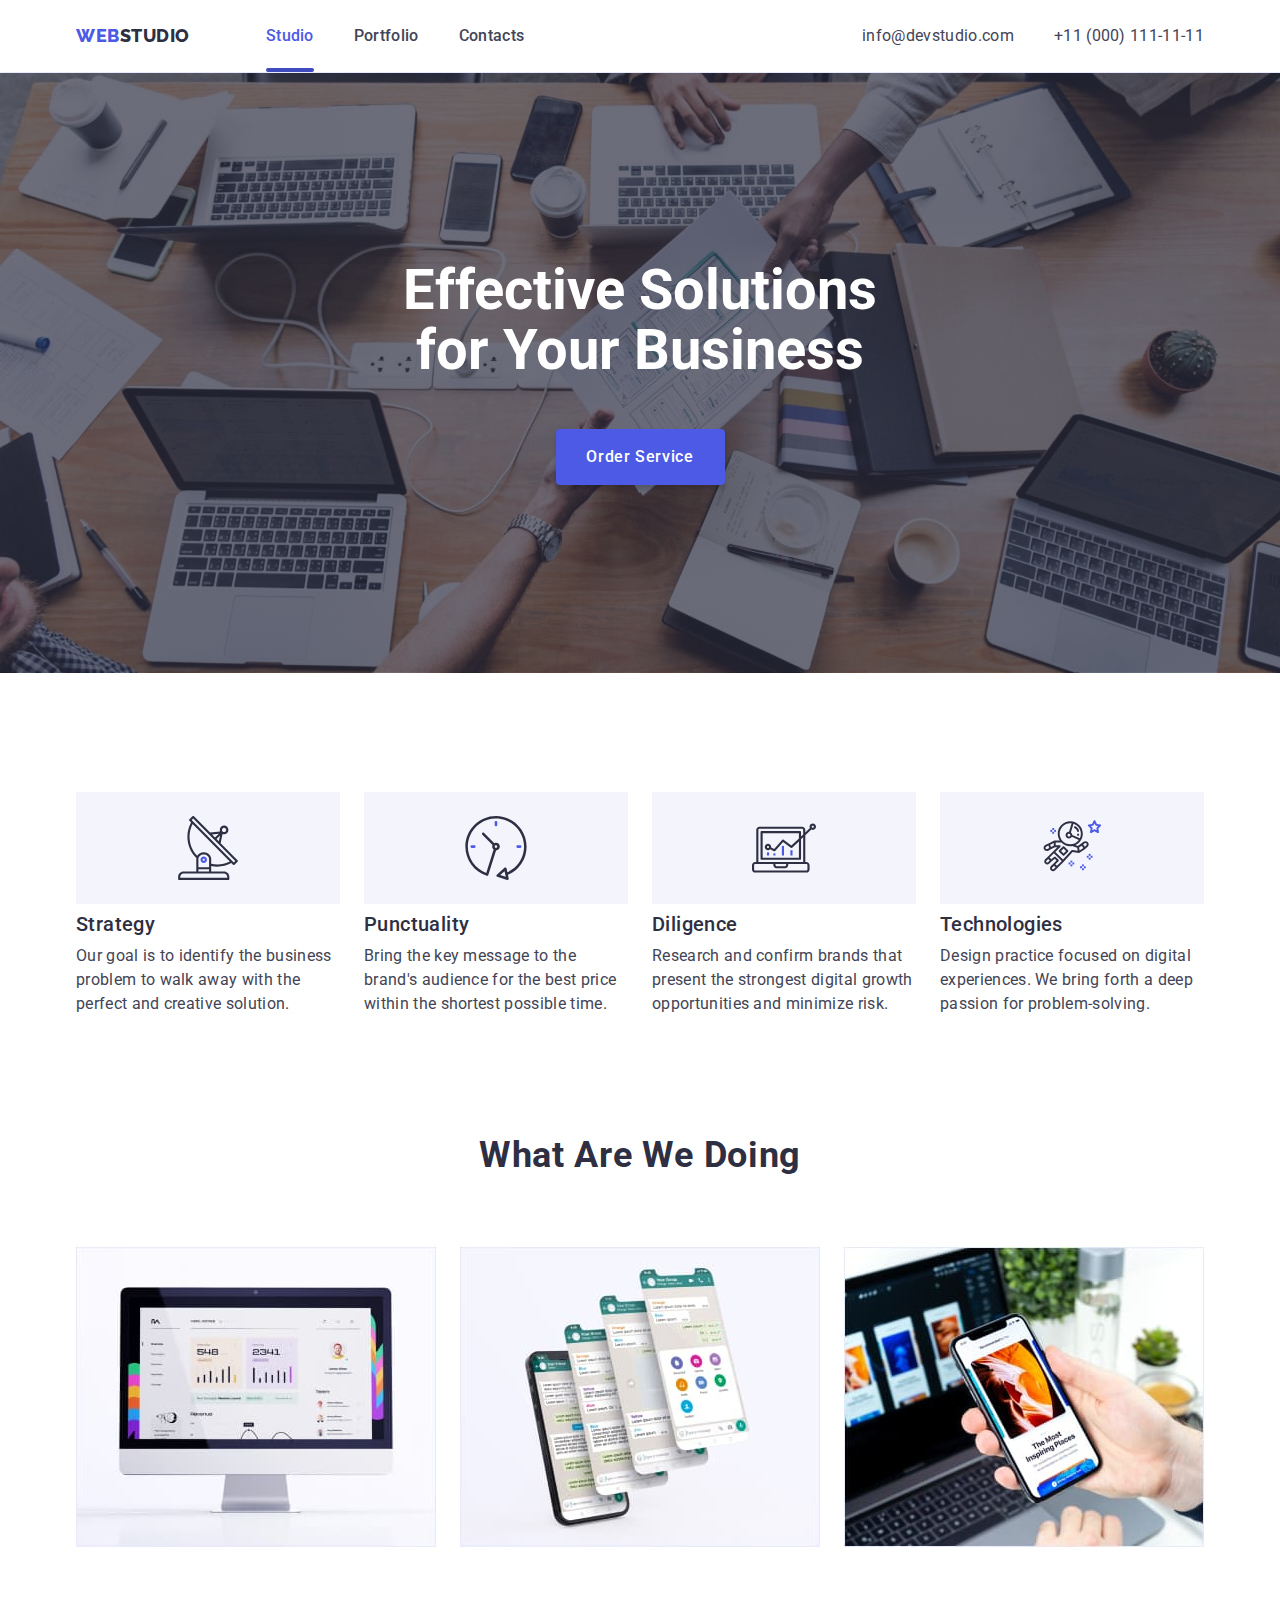
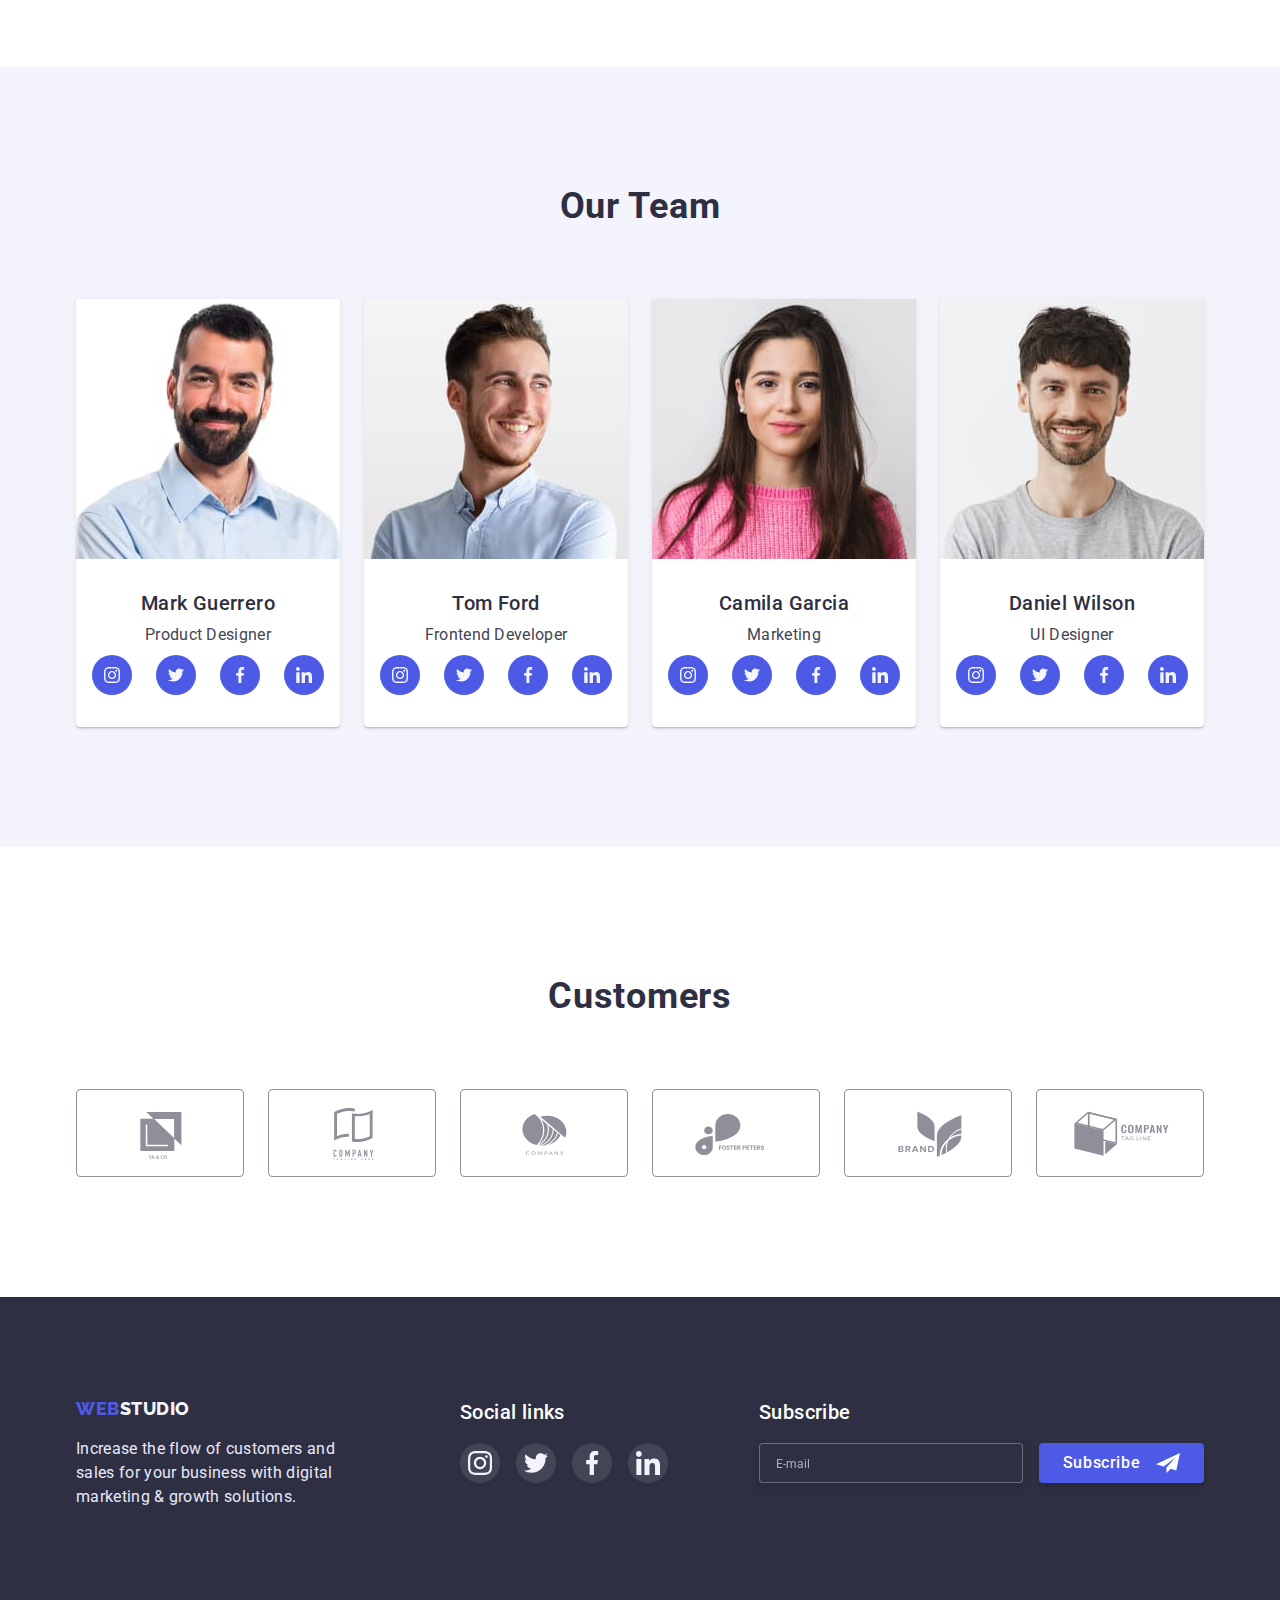
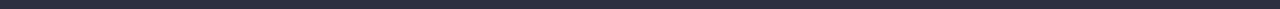
<file: index.html>
<!DOCTYPE html>
<html lang="en">
  <head>
    <meta charset="UTF-8" />
    <meta http-equiv="X-UA-Compatible" content="IE=edge" />
    <meta name="viewport" content="width=device-width, initial-scale=1.0" />
    <title>Document</title>
    <link rel="preconnect" href="https://fonts.googleapis.com" />
    <link rel="preconnect" href="https://fonts.gstatic.com" crossorigin />
    <link
      href="https://fonts.googleapis.com/css2?family=Raleway:wght@700&family=Roboto:wght@400;500;700;900&display=swap"
      rel="stylesheet"
    />
    <link rel="stylesheet" href="./css/normalize.css" />
    <link rel="stylesheet" href="./css/styles.css" />
  </head>
  <body class="first-page">

      <!---------------------- TOP-LINE ---------------------------->

    <header class="top">
      <div class="container header-container">
        <a href="/" class="logo link">WEB<span class="studio">STUDIO</span></a>
        <nav class="navigation">
          <ul class="menu list">
            <li><a href="" class="menu-item link current">Studio</a></li>
            <li>
              <a href="./portfolio.html" class="menu-item link">Portfolio</a>
            </li>
            <li><a href="" class="menu-item link">Contacts</a></li>
          </ul>
        </nav>
        <ul class="contact list">
          <li class="contact-item">
            <a class="link mail connection" href="mailto:info@devstudio.com"
              >info@devstudio.com</a
            >
          </li>
          <li class="contact-item">
            <a class="link phone connection" href="tel:+110001111111"
              >+11 (000) 111-11-11</a>
          </li>
        </ul>
      </div>
    </header>
    <main>

      <!------------------------- HERO ----------------------------->

      <section class="hero hero-ground">
        <div class="container">
          <h1 class="main-title">Effective Solutions for Your Business</h1>
          <button data-modal-open type="button" class="first-btn btn">
            Order Service
          </button>
        </div>
      </section>

      <!----------------------- ADVANTAGES -------------------------->

      <section class="advantages section">
        <div class="container">
          <h2 class="visually-hidden">Advantages</h2>
          <ul class="list adv-list">
            <li class="adv-item">
              <div class="picture-adv">
                <svg width="64" height="64">
                  <use href="./images/icons.svg#icon-antenna"></use>
                </svg>
              </div>
              <h3 class="title">Strategy</h3>
              <p class="adv-text">
                Our goal is to identify the business problem to walk away with
                the perfect and creative solution.
              </p>
            </li>
            <li class="adv-item">
              <div class="picture-adv">
                <svg width="64" height="64">
                  <use href="./images/icons.svg#icon-clock"></use>
                </svg>
              </div>
              <h3 class="title">Punctuality</h3>
              <p class="adv-text">
                Bring the key message to the brand's audience for the best price
                within the shortest possible time.
              </p>
            </li>
            <li class="adv-item">
              <div class="picture-adv">
                <svg width="64" height="64">
                  <use href="./images/icons.svg#icon-diagram"></use>
                </svg>
              </div>
              <h3 class="title">Diligence</h3>
              <p class="adv-text">
                Research and confirm brands that present the strongest digital
                growth opportunities and minimize risk.
              </p>
            </li>
            <li class="adv-item">
              <div class="picture-adv">
                <svg width="64" height="64">
                  <use href="./images/icons.svg#icon-astronaut"></use>
                </svg>
              </div>
              <h3 class="title">Technologies</h3>
              <p class="adv-text">
                Design practice focused on digital experiences. We bring forth a
                deep passion for problem-solving.
              </p>
            </li>
          </ul>
        </div>
      </section>

      <!--------------------- LIST OF DOING ------------------------->

      <section class="works section">
        <div class="container">
          <h2 class="heading">What are we doing</h2>
          <ul class="list pic-doing">
            <li class="picture">
              <img src="./images/web.jpg" alt="web" width="360" />
            </li>
            <li class="picture">
              <img src="./images/app.jpg" alt="app" width="360" />
            </li>
            <li class="picture">
              <img src="./images/design.jpg" alt="design" width="360" />
            </li>
          </ul>
        </div>
      </section>

      <!------------------------- TEAM ------------------------------->

      <section class="team section">
        <div class="container">
          <h2 class="heading">Our Team</h2>
          <ul class="list card-general">
            <li class="team-card">
              <img src="./images/mark.jpg" alt="mark" width="264" />
              <div class="space-card">
                <h3 class="card-name title">Mark Guerrero</h3>
                <p class="card-title">Product Designer</p>
                <ul class="soc-contacts list">
                  <li class="soc-items">
                    <a href="" class="soc-link link">
                      <svg class="soc-icon" width="16" height="16">
                        <use href="./images/icons.svg#icon-instagram"></use>
                      </svg>
                    </a>
                  </li>
                  <li class="soc-items">
                    <a href="" class="soc-link link">
                      <svg class="soc-icon" width="16" height="16">
                        <use href="./images/icons.svg#icon-twitter"></use>
                      </svg>
                    </a>
                  </li>
                  <li class="soc-items">
                    <a href="" class="soc-link link">
                      <svg class="soc-icon" width="16" height="16">
                        <use href="./images/icons.svg#icon-facebook"></use>
                      </svg>
                    </a>
                  </li>
                  <li class="soc-items">
                    <a href="" class="soc-link link">
                      <svg class="soc-icon" width="16" height="16">
                        <use href="./images/icons.svg#icon-linkedin"></use>
                      </svg>
                    </a>
                  </li>
                </ul>
              </div>
            </li>
            <li class="team-card">
              <img src="./images/tom.jpg" alt="tom" width="264" />
              <div class="space-card">
                <h3 class="card-name title">Tom Ford</h3>
                <p class="card-title">Frontend Developer</p>
                <ul class="soc-contacts list">
                  <li class="soc-items">
                    <a href="" class="soc-link link">
                      <svg class="soc-icon" width="16" height="16">
                        <use href="./images/icons.svg#icon-instagram"></use>
                      </svg>
                    </a>
                  </li>
                  <li class="soc-items">
                    <a href="" class="soc-link link">
                      <svg class="soc-icon" width="16" height="16">
                        <use href="./images/icons.svg#icon-twitter"></use>
                      </svg>
                    </a>
                  </li>
                  <li class="soc-items">
                    <a href="" class="soc-link link">
                      <svg class="soc-icon" width="16" height="16">
                        <use href="./images/icons.svg#icon-facebook"></use>
                      </svg>
                    </a>
                  </li>
                  <li class="soc-items">
                    <a href="" class="soc-link link">
                      <svg class="soc-icon" width="16" height="16">
                        <use href="./images/icons.svg#icon-linkedin"></use>
                      </svg>
                    </a>
                  </li>
                </ul>
              </div>
            </li>
            <li class="team-card">
              <img src="./images/camila.jpg" alt="camila" width="264" />
              <div class="space-card">
                <h3 class="card-name title">Camila Garcia</h3>
                <p class="card-title">Marketing</p>
                <ul class="soc-contacts list">
                  <li class="soc-items">
                    <a href="" class="soc-link link">
                      <svg class="soc-icon" width="16" height="16">
                        <use href="./images/icons.svg#icon-instagram"></use>
                      </svg>
                    </a>
                  </li>
                  <li class="soc-items">
                    <a href="" class="soc-link link">
                      <svg class="soc-icon" width="16" height="16">
                        <use href="./images/icons.svg#icon-twitter"></use>
                      </svg>
                    </a>
                  </li>
                  <li class="soc-items">
                    <a href="" class="soc-link link">
                      <svg class="soc-icon" width="16" height="16">
                        <use href="./images/icons.svg#icon-facebook"></use>
                      </svg>
                    </a>
                  </li>
                  <li class="soc-items">
                    <a href="" class="soc-link link">
                      <svg class="soc-icon" width="16" height="16">
                        <use href="./images/icons.svg#icon-linkedin"></use>
                      </svg>
                    </a>
                  </li>
                </ul>
              </div>
            </li>
            <li class="team-card">
              <img src="./images/daniel.jpg" alt="daniel" width="264" />
              <div class="space-card">
                <h3 class="card-name title">Daniel Wilson</h3>
                <p class="card-title">UI Designer</p>
                <ul class="soc-contacts list">
                  <li class="soc-items">
                    <a href="" class="soc-link link">
                      <svg class="soc-icon" width="16" height="16">
                        <use href="./images/icons.svg#icon-instagram"></use>
                      </svg>
                    </a>
                  </li>
                  <li class="soc-items">
                    <a href="" class="soc-link link">
                      <svg class="soc-icon" width="16" height="16">
                        <use href="./images/icons.svg#icon-twitter"></use>
                      </svg>
                    </a>
                  </li>
                  <li class="soc-items">
                    <a href="" class="soc-link link">
                      <svg class="soc-icon" width="16" height="16">
                        <use href="./images/icons.svg#icon-facebook"></use>
                      </svg>
                    </a>
                  </li>
                  <li class="soc-items">
                    <a href="" class="soc-link link">
                      <svg class="soc-icon" width="16" height="16">
                        <use href="./images/icons.svg#icon-linkedin"></use>
                      </svg>
                    </a>
                  </li>
                </ul>
              </div>
            </li>
          </ul>
        </div>
      </section>

      <!----------------------- CUSTOMERS ---------------------------->

      <section class="customers section">
        <div class="container">
          <h2 class="heading">Customers</h2>
          <ul class="customers-card list">
            <li class="company">
              <a class="company-link link" href="">
                <svg class="company-icon" width="104" height="56">
                  <use href="./images/icons.svg#icon-partner1"></use>
                </svg>
              </a>
            </li>
            <li class="company">
              <a class="company-link link" href="">
                <svg class="company-icon" width="104" height="56">
                  <use href="./images/icons.svg#icon-partner2"></use>
                </svg>
              </a>
            </li>
            <li class="company">
              <a class="company-link link" href="">
                <svg class="company-icon" width="104" height="56">
                  <use href="./images/icons.svg#icon-partner3"></use>
                </svg>
              </a>
            </li>
            <li class="company">
              <a class="company-link link" href="">
                <svg class="company-icon" width="104" height="56">
                  <use href="./images/icons.svg#icon-partner4"></use>
                </svg>
              </a>
            </li>
            <li class="company">
              <a class="company-link link" href="">
                <svg class="company-icon" width="104" height="56">
                  <use href="./images/icons.svg#icon-partner5"></use>
                </svg>
              </a>
            </li>
            <li class="company">
              <a class="company-link link" href="">
                <svg class="company-icon" width="104" height="56">
                  <use href="./images/icons.svg#icon-partner6"></use>
                </svg>
              </a>
            </li>
          </ul>
        </div>
      </section>
    </main>

     <!------------------------- FOOTER ------------------------------>

    <footer class="footer footer-ground">
      <div class="container three-boxes">

       <!------------------------- first-box ------------------------>
      
        <div class="first-footer-box">
          <a href="/" class="logo link logo-footer"
            >WEB<span class="studio-footer">STUDIO</span></a>
          <p class="text-footer">
            Increase the flow of customers and sales for your business with
            digital marketing & growth solutions.
          </p>
        </div>

        <!------------------------- second-box ------------------------>

        <div class="second-footer-box">
          <h3 class="title title-footer">Social links</h3>
          <ul class="soc-contacts-footer list">
            <li class="soc-items">
              <a href="" class="soc-link-footer link">
                <svg class="soc-icon" width="24" height="24">
                  <use href="./images/icons.svg#icon-instagram"></use>
                </svg>
              </a>
            </li>
            <li class="soc-items">
              <a href="" class="soc-link-footer link">
                <svg class="soc-icon" width="24" height="24">
                  <use href="./images/icons.svg#icon-twitter"></use>
                </svg>
              </a>
            </li>
            <li class="soc-items">
              <a href="" class="soc-link-footer link">
                <svg class="soc-icon" width="24" height="24">
                  <use href="./images/icons.svg#icon-facebook"></use>
                </svg>
              </a>
            </li>
            <li class="soc-items">
              <a href="" class="soc-link-footer link">
                <svg class="soc-icon" width="24" height="24">
                  <use href="./images/icons.svg#icon-linkedin"></use>
                </svg>
              </a>
            </li>
          </ul>
        </div>

        <!------------------------- third-box ------------------------>

        <div class="third-footer-box">
          <form class="email-input">
            <p class="title title-footer">Subscribe</p>
              <div class="subscribe-flex">
                <input type="email" name="email" placeholder="E-mail" class="subscribe-input">
                  <button type="submit" class="btn subscribe-btn">Subscribe
                    <svg class="icon-tg" width="24" height="24">
                      <use href="./images/icons.svg#icon-tg"></use>
                    </svg>
                  </button>
              </div>
          </form>
        </div>
      </div>
    </footer>

    <!------------------------- BACKDROP ----------------------------->

      <div class="backdrop is-hidden" data-modal>
        <div class="modal">
          <p class="modal-title">
            Leave your contacts and we will call you back
          </p>

          <form class="contact-form">
        
            <!-------------------- inputs -------------------------->
            <div class="parent">
              <label for="name" class="form-field">
                <span class="form-label">Name</span>
                <span class="icon-set">
                  <input type="text" name="name" class="form-input" />
                  <svg width="18" height="18" class="icon">
                    <use href="./images/icons.svg#icon-person"></use>
                  </svg>
                </span>
              </label>
            </div>
        
            <div class="parent">
              <label for="tel" class="form-field">
                <span class="form-label">Phone</span>
                <span class="icon-set">
                  <input type="tel" name="tel" class="form-input" />
                  <svg width="18" height="24" class="icon">
                    <use href="./images/icons.svg#icon-phone"></use>
                  </svg>
                </span>
              </label>
            </div>
        
            <div class="parent">
              <label for="email" class="form-field">
                <span class="form-label">Email</span>
                <span class="icon-set">
                  <input type="email" name="email" class="form-input" />
                  <svg width="18" height="24" class="icon">
                    <use href="./images/icons.svg#icon-email"></use>
                  </svg>
                </span>
              </label>
            </div>
        
            <!-------------------- comments -------------------------->
        
            <label for="comment" class="form-field">
              <span class="form-label">Comment</span>
              <textarea name="comment" placeholder="Text input" class="textarea-form"></textarea>
            </label>
        
            <!-------------------- checker -------------------------->
          <label class="check-label">
            <input type="checkbox" name="agreement" class="check-input visually-hidden">
              <span class="checkbox"></span>
              <span class="text-agreement">
                I accept the terms and conditions of the
                <a class="agreement" href="">Privacy Policy</a>
              </span>
          </label>
              
        
            <!-------------------- button-send -------------------------->
        
            <div class="button-modal">
              <button type="submit" class="btn button-send">Send</button>
            </div>
        
            <button type="button" class="modal-close" data-modal-close>
              <svg width="8" height="8" class="modal-close-cross">
                <use href="./images/icons.svg#icon-close-cross"></use>
              </svg>
            </button>
          </form>
        </div>
      </div>
        

   <!-------------------------- JS_SCRIPT ---------------------------->

    <script src="./js/modal.js"></script>

  </body>
</html>
</file>
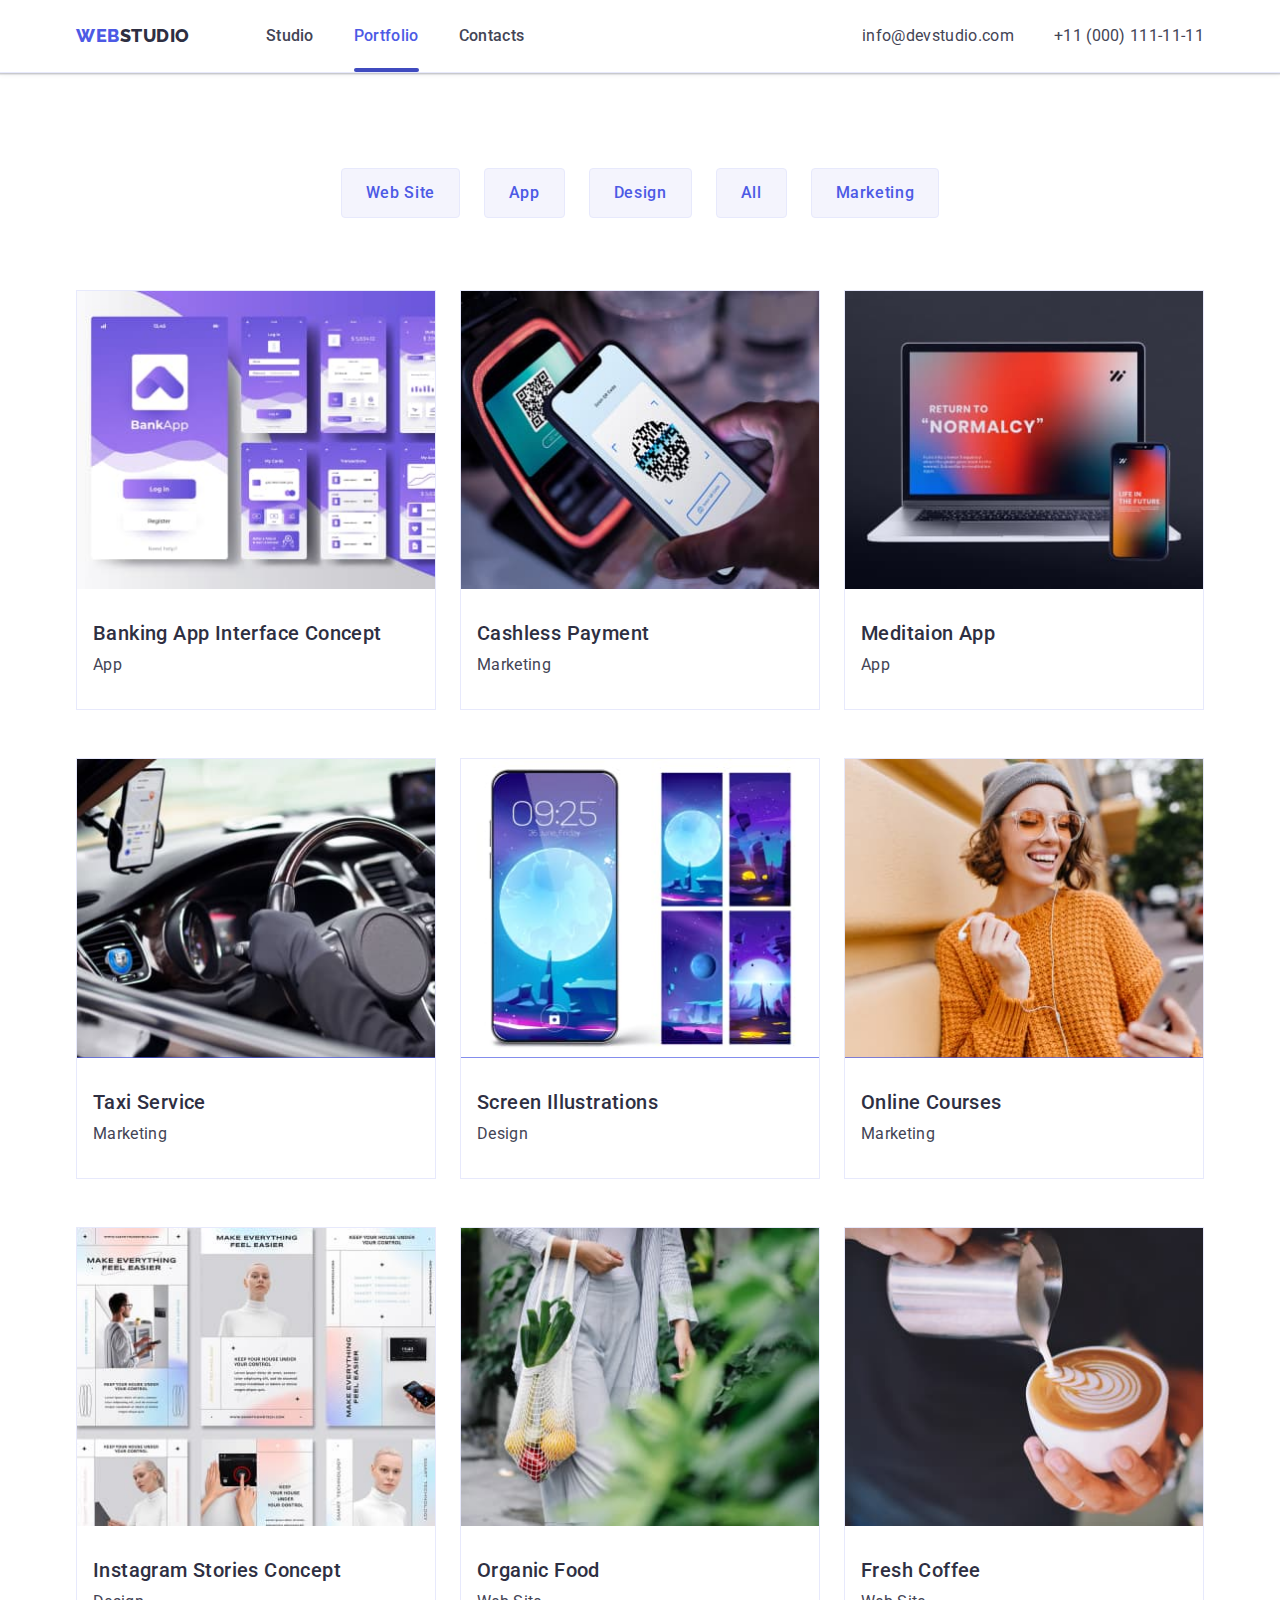
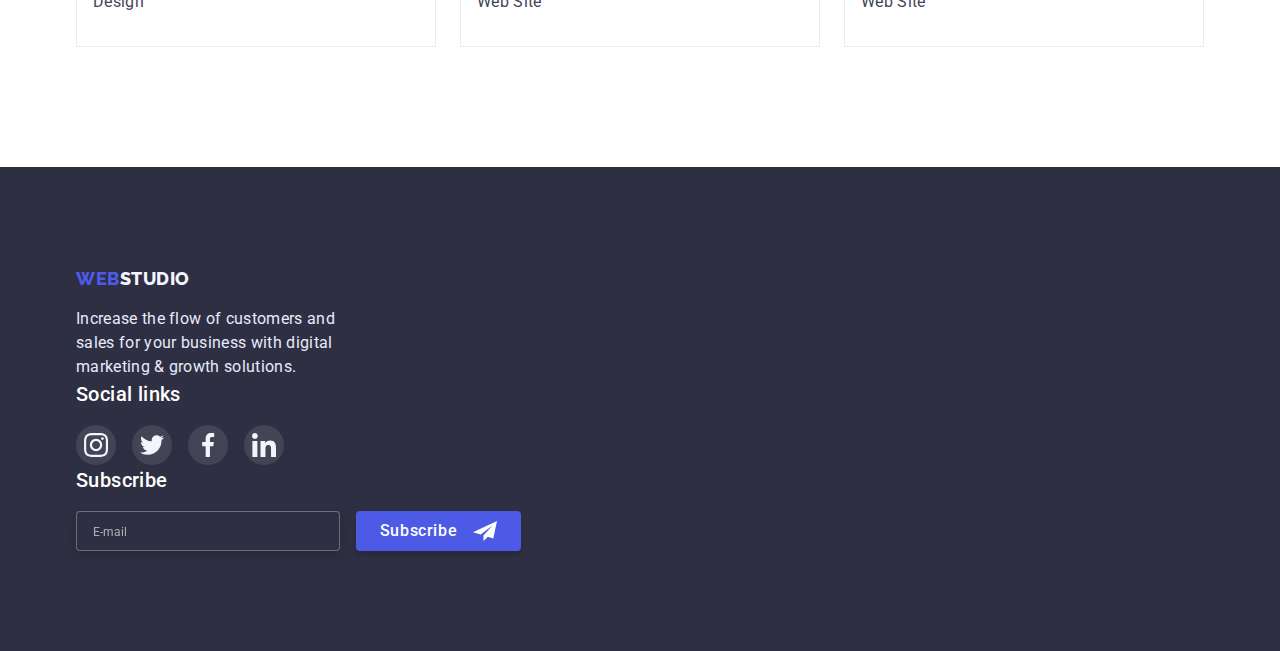
<file: portfolio.html>
<!DOCTYPE html>
<html lang="en">
  <head>
    <meta charset="UTF-8" />
    <meta http-equiv="X-UA-Compatible" content="IE=edge" />
    <meta name="viewport" content="width=device-width, initial-scale=1.0" />
    <title>Document</title>
    <link rel="preconnect" href="https://fonts.googleapis.com" />
    <link rel="preconnect" href="https://fonts.gstatic.com" crossorigin />
    <link
      href="https://fonts.googleapis.com/css2?family=Raleway:wght@700&family=Roboto:wght@400;500;700;900&display=swap"
      rel="stylesheet"
    />
    <link rel="stylesheet" href="./css/normalize.css">
    <link rel="stylesheet" href="./css/styles.css" />
  </head>
  <body class="second-page">
    <!-- top-line -->
    <header class="top">
      <div class="container header-container">
        <a href="/" class="logo link">WEB<span class="studio">STUDIO</span></a>
        <nav class="navigation">
          <ul class="menu list">
          <li><a href="./index.html" class="link menu-item">Studio</a></li>
          <li><a href="" class="menu-item link current">Portfolio</a></li>
          <li><a href="" class="menu-item link">Contacts</a></li>
        </ul>
        </nav>
        <ul class="contact list">
          <li class="contact-item"><a class="link mail connection" href="mailto:info@devstudio.com">info@devstudio.com</a></li>
          <li class="contact-item"><a class="link phone connection" href="tel:+110001111111">+11 (000) 111-11-11</a></li>
        </ul>
        </div>
        </header>
    <main>
      <!-- buttons -->
      <section class="filters section">
        <div class="container">
        <h1 class="visually-hidden">Portfolio</h1>
        <ul class="list filters_btn">
          <li>
            <button type="button" class="second-btn btn">Web Site</button>
          </li>
          <li><button type="button" class="second-btn btn">App</button></li>
          <li><button type="button" class="second-btn btn">Design</button></li>
          <li><button type="button" class="second-btn btn">All</button></li>
          <li>
            <button type="button" class="second-btn btn">Marketing</button>
          </li>
        </ul>
        <ul class="gallery list">
          <li class="gallery-img">
            <a class="link gallery-link" href="">
              <div class="overlay-general">
              <img src="./images/interface.jpg" alt="interface" width="360" />
              <div class="overlay">
                <p class="overlay-text">
                  14 Stylish and User-Friendly App Design Concepts · Task Manager App · Calorie Tracker App · Exotic Fruit Ecommerce
                  App ·
                  Cloud Storage App
                </p>
              </div>
              </div>
              <div class="gallery-p"><h2 class="title">Banking App Interface Concept</h2>
              <p class="gallery-text">App</p></div>
            </a>
          </li>
          <li class="gallery-img">
            <a class="link gallery-link" href="">
              <div class="overlay-general">
                <img src="./images/qr.jpg" alt="qr-code" width="360" />
                <div class="overlay">
                  <p class="overlay-text">
                    14 Stylish and User-Friendly App Design Concepts · Task Manager App · Calorie Tracker App · Exotic Fruit Ecommerce App ·
                    Cloud Storage App
                  </p>
                </div>
              </div>
              <div class="gallery-p"><h2 class="title">Cashless Payment</h2>
              <p class="gallery-text">Marketing</p></div>
            </a>
          </li>
          <li class="gallery-img">
            <a class="link gallery-link" href="">
              <div class="overlay-general">
              <img src="./images/apps.jpg" alt="apps" width="360" />
              <div class="overlay">
                <p class="overlay-text">
                  14 Stylish and User-Friendly App Design Concepts · Task Manager App · Calorie Tracker App · Exotic Fruit Ecommerce
                  App ·
                  Cloud Storage App
                </p>
              </div>
              </div>
              <div class="gallery-p"><h2 class="title">Meditaion App</h2>
              <p class="gallery-text">App</p></div>
            </a>
          </li>
          <li class="gallery-img">
            <a class="link gallery-link" href="">
              <div class="overlay-general">
              <img src="./images/wheel.jpg" alt="wheel" width="360" />
              <div class="overlay">
                <p class="overlay-text">
                  14 Stylish and User-Friendly App Design Concepts · Task Manager App · Calorie Tracker App · Exotic Fruit Ecommerce
                  App ·
                  Cloud Storage App
                </p>
              </div>
              </div>
              <div class="gallery-p"><h2 class="title">Taxi Service</h2>
              <p class="gallery-text">Marketing</p></div>
            </a>
          </li>
          <li class="gallery-img">
            <a class="link gallery-link" href="">
              <div class="overlay-general">
              <img src="./images/screens.jpg" alt="screens" width="360" />
              <div class="overlay">
                <p class="overlay-text">
                  14 Stylish and User-Friendly App Design Concepts · Task Manager App · Calorie Tracker App · Exotic Fruit Ecommerce
                  App ·
                  Cloud Storage App
                </p>
              </div>
              </div>
              <div class="gallery-p"><h2 class="title">Screen Illustrations</h2>
              <p class="gallery-text">Design</p></div>
            </a>
          </li>
          <li class="gallery-img">
            <a class="link gallery-link" href="">
              <div class="overlay-general">
              <img src="./images/girl.jpg" alt="girl" width="360" />
              <div class="overlay">
                <p class="overlay-text">
                  14 Stylish and User-Friendly App Design Concepts · Task Manager App · Calorie Tracker App · Exotic Fruit Ecommerce
                  App ·
                  Cloud Storage App
                </p>
              </div>
              </div>
              <div class="gallery-p"><h2 class="title">Online Courses</h2>
              <p class="gallery-text">Marketing</p></div>
            </a>
          </li>
          <li class="gallery-img">
            <a class="link gallery-link" href="">
              <div class="overlay-general">
              <img src="./images/design2.jpg" alt="design" width="360" />
              <div class="overlay">
                <p class="overlay-text">
                  14 Stylish and User-Friendly App Design Concepts · Task Manager App · Calorie Tracker App · Exotic Fruit Ecommerce
                  App ·
                  Cloud Storage App
                </p>
              </div>
              </div>
              <div class="gallery-p"><h2 class="title">Instagram Stories Concept</h2>
              <p class="gallery-text">Design</p></div>
            </a>
          </li>
          <li class="gallery-img">
            <a class="link gallery-link" href="">
              <div class="overlay-general">
              <img src="./images/vegetables.jpg" alt="vegetables" width="360" />
              <div class="overlay">
                <p class="overlay-text">
                  14 Stylish and User-Friendly App Design Concepts · Task Manager App · Calorie Tracker App · Exotic Fruit Ecommerce
                  App ·
                  Cloud Storage App
                </p>
              </div>
              </div>
              <div class="gallery-p"><h2 class="title">Organic Food</h2>
              <p class="gallery-text">Web Site</p></div>
            </a>
          </li>
          <li class="gallery-img">
            <a class="link gallery-link" href="">
              <div class="overlay-general">
              <img src="./images/coffee.jpg" alt="coffee" width="360" />
              <div class="overlay">
                <p class="overlay-text">
                  14 Stylish and User-Friendly App Design Concepts · Task Manager App · Calorie Tracker App · Exotic Fruit Ecommerce
                  App ·
                  Cloud Storage App
                </p>
              </div>
              </div>
              <div class="gallery-p"><h2 class="title">Fresh Coffee</h2>
              <p class="gallery-text">Web Site</p></div>
            </a>
          </li>
        </ul>
        </div>
      </section>
    </main>
    <footer class="footer footer-ground">
      <div class="container two-boxes">
        <div class="first-footer-box">
          <a href="/" class="logo link logo-footer">WEB<span class="studio-footer">STUDIO</span></a>
          <p class="text-footer">
            Increase the flow of customers and sales for your business with digital
            marketing & growth solutions.
          </p>
        </div>
        <div class="second-footer-box media">
          <h3 class="title title-footer">Social links</h3>
          <ul class="soc-contacts-footer list">
            <li class="soc-items"><a href="" class="soc-link-footer link">
                <svg class="soc-icon" width="24" height="24">
                  <use href="./images/icons.svg#icon-instagram"></use>
                </svg>
              </a></li>
            <li class="soc-items"><a href="" class="soc-link-footer link">
                <svg class="soc-icon" width="24" height="24">
                  <use href="./images/icons.svg#icon-twitter"></use>
                </svg>
              </a></li>
            <li class="soc-items"><a href="" class="soc-link-footer link">
                <svg class="soc-icon" width="24" height="24">
                  <use href="./images/icons.svg#icon-facebook"></use>
                </svg>
              </a></li>
            <li class="soc-items"><a href="" class="soc-link-footer link">
                <svg class="soc-icon" width="24" height="24">
                  <use href="./images/icons.svg#icon-linkedin"></use>
                </svg>
              </a></li>
          </ul>
        </div>
        <div class="third-footer-box">
          <form class="email-input">
            <p class="title title-footer">Subscribe</p>
            <div class="subscribe-flex">
              <input type="email" placeholder="E-mail" class="subscribe-input">
              <div class="test">
                <button type="submit" class="btn subscribe-btn">Subscribe
                  <svg class="icon-tg" width="24" height="24">
                    <use href="./images/icons.svg#icon-tg"></use>
                  </svg>
                </button>
              </div>
            </div>
        
          </form>
        </div>
        </div>
      </div>
      </div>
    </footer>
  </body>
</html>
</file>
<file: css/styles.css>
:root {
    --first-text-color: #434455;
    --second-text-color: #E7E9FC;
    --first-title-color: #FFFFFF;
    --second-title-color: #2E2F42;
    --btn-color: #FFFFFF;
    --first-active-color: #404BBF;
    --second-btn-background: #F4F4FD;
    --first-logo-color: #4D5AE5;
    --second-logo-color: #2E2F42;
    --active-color: #4D5AE5;
    --menu-color: #2E2F42;
    --menu-hover-color: #434455;
    --body-background: #FFFFFF;
    --footer-background: #2E2F42;
    --hero-background: #2E2F42;
    --team-background-color: #F4F4FD;
    --card-background: #FFFFFF;
    --studio-footer-color: #F4F4FD;
    --slate-color: #434455;
    --modal-bc: #FCFCFC;
    --modal-close-bc: #E7E9FC;
    --icon-modal-fill: #2E2F42;
    --border-color: 1px solid #E7E9FC;
    --transition: 250ms cubic-bezier(0.4, 0, 0.2, 1);
}
body {
    font-family: "Roboto", sans-serif;
    font-size: 16px;
    background-color: var(--body-background);
    color: var(--slate-color);
} 
* {
    box-sizing: border-box;
}
.container {
    width: 1158px;
    margin-right: auto;
    margin-left: auto;
    padding-left: 15px;
    padding-right: 15px;
}
.section {
    padding-bottom: 120px;
    padding-top: 96px;
}
ul {
margin: 0;
padding-left: 0;
}
img {
    display:block;
    max-width: 100%;
    height: auto;
}
h1,
h2,
h3,
h4,
h5,
h6,
p {
    margin: 0;
}
button {
    margin: 0;
    padding: 0;
}
address {
    font-style: normal;
}
.list {
    list-style: none;
}
.link {
    text-decoration: none;
}
/* ------------- TOP-LINE ----------------*/

.top {
    box-shadow: 0px 2px 1px rgba(46, 47, 66, 0.08), 0px 1px 1px rgba(46, 47, 66, 0.16), 0px 1px 6px rgba(46, 47, 66, 0.08);
    border-bottom: var(--border-color)
}
.logo {
    font-family: 'Raleway', sans-serif;
    font-weight: 800;
    font-size: 18px;
    line-height: 1.33;
    letter-spacing: 0.03em;
    text-transform: uppercase;
    color: var(--first-logo-color);
    margin-right: 76px;
}
.studio {
        color: var(--second-logo-color);
}
.header-container, .menu, .contact, .soc-link, .soc-link-footer {
    display: flex;
    align-items: center;
}
.menu {
    gap: 40px;
} 
.menu-item {
    position: relative;
    transition: color var(--transition);
    font-weight: 500;
    color: var(--menu-color);
    padding-top: 24px;
    padding-bottom: 24px;
    display: block;
    line-height: 1.5;
    letter-spacing: 0.02em;
    color: var(--slate-color);
}
.menu-item:hover, .menu-item:focus,
.mail:hover, .mail:focus,
.phone:hover, .phone:focus,
.agreement {  
color: var(--active-color);
}
.menu-item.current::after {
    content: '';
    position: absolute;
    left: 0;
    bottom: 0;
    width: 100%;
    height: 4px;
    background-color: var(--first-active-color);
    border-radius: 2px;
}
.current {
    color: var(--active-color);
}
.contact {
    margin-left: auto;
}
.connection, .modal-title, .adv-text, .text-footer {
    line-height: 1.5;
    letter-spacing: 0.02em;
    color: var(--slate-color);
}
.mail {
    transition: color var(--transition);
    margin-right: 40px;
}
.phone {
    transition: color var(--transition);
    font-weight: 400;
}

/* --------------HERO------------- */
.hero {
    padding-top: 188px;
    padding-bottom: 188px;
    text-align: center;
    margin-left: auto;
    margin-right: auto;
}
.hero-ground {
    background-color: var(--hero-background);
    background-image: linear-gradient(rgba(46, 47, 66, 0.7), rgba(46, 47, 66, 0.7)), url(../images/office.jpg);
    background-position: center;
    background-repeat: no-repeat;
    background-size: cover;
    max-width: 1440px;
}
.main-title {
    font-weight: 700;
    font-size: 56px;
    line-height: 1.07;
    color: var(--first-title-color);
    margin: 0 auto 48px;
    width: 494px;
}
.btn {
    font-family: inherit;
    font-weight: 500;
    font-size: 16px;
    letter-spacing: 0.04em;
    cursor: pointer;
}

.first-btn, .button-send, .subscribe-btn {
    min-width: 169px;
    height: 56px;
    line-height: 1.19;
    background-color: var(--active-color);
    box-shadow: 0px 4px 4px rgba(0, 0, 0, 0.15);
    border-radius: 4px;
    border: none;
    color: var(--btn-color);
    transition: background-color var(--transition),
                box-shadow var(--transition);
}
.first-btn:hover, .first-btn:focus,
.button-send:hover, .button-send:focus,
.subscribe-btn:hover, .subscribe-btn:focus {
    background-color: var(--first-active-color);
    box-shadow: 0px 4px 4px rgba(0, 0, 0, 0.15);
}

.backdrop {
    position: fixed;
    top: 0;
    left: 0;
    width: 100%;
    height: 100%;
    opacity: 1;
    background-color: rgba(46, 47, 66, 0.4);
    transition: opacity var(--transition);
}
.is-hidden {
    opacity: 0;
    pointer-events: none;
    /* visibility: hidden; */
}
.backdrop.is-hidden .modal {
    transform: translate(-50%, -50%) scaleX(0);
}
.modal {
    position: absolute;
    top: 50%;
    left: 50%;
    transform: translate(-50%, -50%);
    width: 408px;
    padding: 72px 24px 24px;
    background-color: var(--modal-bc);
    box-shadow: 0px 1px 1px rgba(0, 0, 0, 0.14), 0px 1px 3px rgba(0, 0, 0, 0.12), 0px 2px 1px rgba(0, 0, 0, 0.2);
    border-radius: 4px;
    transform: translate(-50%, -50%) scale(1);
    transition: transform var(--transition);
}
.modal-close {
    position: absolute;
    top: 24px;
    right: 24px;
    width: 24px;
    height: 24px;   
    border-radius: 50%;
    cursor: pointer;
    background-color: var(--modal-close-bc);
    border: 1px solid rgba(0, 0, 0, 0.1);
    transition: background-color var(--transition),
                fill var(--transition);
    }
.modal-close:hover, .modal-close:focus, .modal-close:active {
    background-color: var(--first-active-color);
    fill: var(--btn-color);
}

.modal-close-cross {
    position: absolute;
    top: 50%;
    left: 50%;
    transform: translate(-50%, -50%);
}
/* ------------------FORMS---------------------- */
.modal-title {
    font-weight: 500;
    color: var(--second-title-color);
    text-align: center;
    margin-bottom: 16px;
}
.form-field {
    display: flex;
    flex-direction: column;
    border-radius: 4px;
}
.form-label {
    font-size: 12px;
    line-height: 1.33;
    letter-spacing: 0.04em;
    color: #8E8F99;
}
.form-label {
    margin-bottom: 4px;
}
.form-input {
    padding-left: 38px;
    width: 100%;
    height: 40px;
    border: 1px solid rgba(33, 33, 33, 0.2);
    border-radius: 4px;
    background-color: var(--modal-bc);
    outline: none;
    transition: border var(--transition),
                border-radius var(--transition);
}
.icon-set {
    outline: none;
    display: block;
    position: relative;
    transition: fill var(--transition);
}
.parent {
    position: relative;
    margin-bottom: 8px;
}
.icon {
    position: absolute;
    left: 16px;
    top: 50%;
    transform: translateY(-50%);
}
.form-field:focus-within > .icon-set  {
    fill: var(--active-color);
}
.form-input:focus {
    border: 1px solid var(--active-color);
    border-radius: 4px;
}

/* ---------------COMMENT----------------- */
.textarea-form {
    padding: 8px 16px;
    width: 100%;
    height: 120px;
    resize: none;
    border: 1px solid rgba(33, 33, 33, 0.2);
    border-radius: 4px;
    background-color: var(--modal-bc);
    transition: border var(--transition),
                border-radius var(--transition);
}
.textarea-form:focus {
    border: 1px solid var(--active-color);
    border-radius: 4px;
    outline: none;
}
.textarea-form::placeholder {
    color: rgba(117, 117, 117, 0.5);
    letter-spacing: 0.04em;
    line-height: 1.33;
    font-size: 12px;
}

/* ---------------CHECKBOX--------------- */
.check-label {
    display: flex;
    align-items: center;
    color: #757575;
    font-size: 12px;
    line-height: 1.33;
    letter-spacing: 0.04em;
    margin-top: 16px;
    margin-bottom: 24px;
}
.checkbox {
    width: 16px;
    height: 16px;
    margin-right: 8px;
    background-image: url(../images/Checkbox.svg);
    background-color: var(--modal-bc);
    cursor: pointer;
    transition: background-image var(--transition);
    display: block;
    /* border: 1.25px solid #2E2F42;
    border-radius: 2px; */
    /* background-repeat: no-repeat;
    background-position: 50% 50%; */ 
}
.check-input:checked+.checkbox {
    background-image: url(../images/Active-checkbox.svg);
}
.agreement {
    outline: none;
    margin-left: 3px;
}
/* -------------------BUTTON-SEND---------------- */
.button-modal {
    display: flex;
    justify-content: center;
}
.button-send{
    outline: none;
}
/* --------------------ADVANTAGES--------------------- */
.advantages {
    padding-top: 120px;
}
.visually-hidden {
    width: 1px;
    height: 1px;
    margin: -1px;
    border: 0;
    padding: 0;
    white-space: nowrap;
    clip-path: inset(100%);
    clip: rect(0 0 0 0);
    overflow: hidden;
}
.adv-item {
    width: calc((100% - 72px) / 4);
}
.picture-adv {
    display: flex;
    justify-content: center;
    height: 112px;
    background-color: #F4F4FD;
    margin-bottom: 8px;
    align-items: center;
}
.adv-list {
    gap: 24px;
    display: flex;
}
.title {
    font-weight: 500;
    font-size: 20px;
    line-height: 1.2;
    letter-spacing: 0.02em;
    color: var(--second-title-color);
    margin-bottom: 8px;
}
.adv-text {
    color: var(--first-text-color);
}

/* ------------------ LIST OF DOING--------------------- */
.works {
    padding-top: 0px;
}
.heading {
    font-weight: 700;
    font-size: 36px;
    line-height: 1.1;
    text-align: center;
    letter-spacing: 0.02em;
    text-transform: capitalize;
    color: var(--second-title-color);
    margin-bottom: 72px;
}
.pic-doing {
    display: flex;
    gap: 24px;
    align-items: center;
}

/* ------------------OUR TEAM--------------------- */
.team {
    background-color: var(--team-background-color);
    margin-left: auto;
    margin-right: auto;
    padding-top: 120px;
}
.card-general {
    display: flex;
    gap: 24px;
}
.team-card {
    background-color: var(--card-background);
    box-shadow: 0px 1px 6px rgba(46, 47, 66, 0.08), 0px 1px 1px rgba(46, 47, 66, 0.16), 0px 2px 1px rgba(46, 47, 66, 0.08);
    border-radius: 0px 0px 4px 4px;
    width: 264px;
}
.card-name {
    font-weight: 500;
    font-size: 20px;
    line-height: 1.2;
    text-align: center;
    letter-spacing: 0.02em;
    color: var(--second-title-color);
}
.card-title {
    line-height: 1.5;
    text-align: center;
    letter-spacing: 0.02em;
    color: var(--first-text-color);
    margin-bottom: 8px;
}
.soc-contacts {
    display: flex;
    justify-content: center;
    gap: 24px;
}
.soc-items {
    width: 40px;
    height: 40px;
}
.soc-link {
    transition: background-color var(--transition);
    width: 100%;
    height: 100%;
    background-color: var(--active-color);
    border-radius: 50px;
    justify-content: center;
    
}
 .soc-icon {
    fill: #F4F4FD;
}
.soc-link:hover, .soc-link:focus {
    background-color: var(--first-active-color);
}
.space-card {
    padding-top: 32px;
    padding-bottom: 32px;
}

/* --------------------- CUSTOMERS ------------------- */
.customers {
    padding-top: 130px;
}
.customers-card {
    display: flex;
    justify-content: center;
    gap: 24px;
}
.company {
    width: calc((100% - 120px) / 6);
}
.company-link {
    transition: fill var(--transition),
                border var(--transition);
    display: flex;
    border: 1px solid #8E8F99;
    border-radius: 4px;
    fill: #8E8F99;
    height: 88px;
    align-items: center;
    justify-content: center;
}
.company-link:hover, .company-link:focus {
    fill: var(--first-active-color);
    border: 1px solid var(--first-active-color);
}

/* ------------------- FOOTER --------------------- */
.footer {
    padding-top: 100px;
    padding-bottom: 100px;
}
.footer-ground {
    background-color: var(--footer-background)
}
.three-boxes {
    display: flex;
}
.first-footer-box {
    max-width: 264px;
    margin-right: 120px;
}
.logo-footer {
    line-height: 1.33;
    margin-bottom: 16px;
}
.studio-footer {
    color: var(--studio-footer-color);
}
.text-footer {
    color: var(--second-text-color);
    width: 264px;
    margin-top: 16px;
}
.title-footer {
    line-height: 1.5;
    color: #FFFFFF;
    margin-bottom: 16px;  
}
.soc-contacts-footer, .subscribe-flex {
    display: flex;
    gap: 16px;
}
.soc-link-footer {
    transition: background-color var(--transition);
    justify-content: center;
    width: 100%;
    height: 100%;
    background-color: rgba(255, 255, 255, 0.1);
    border-radius: 50px;
}
.soc-link-footer:hover, .soc-link-footer:focus {
    background-color: #31D0AA;
}
.subscribe-input {
    width: 264px;
    height: 40px;
    background-color: var(--footer-background);
    border: 1px solid rgba(255, 255, 255, 0.3);
    filter: drop-shadow(0px 4px 4px rgba(0, 0, 0, 0.15));
    border-radius: 4px;
    padding-left: 16px;
    color: #FFFFFF;
    outline: none;
    transition: border var(--transition),
                border-radius var(--transition);
}
.subscribe-input:focus {
    border: 1px solid #31D0AA;
    border-radius: 4px;
}
.subscribe-input::placeholder {
    font-size: 12px;
    line-height: 2;
    color: rgba(255, 255, 255, 0.6);
    padding-top: 8px;
}
.third-footer-box {
    margin-left: auto;
}
.subscribe-btn {
    min-width: 165px;
    height: 40px;
    line-height: 1.5;
    display: flex;
    justify-content: center;
    align-items: center;
}
.icon-tg {
    fill: #FFFFFF;
    margin-left: 16px;
}

/*-------------- PAGE 2 PORTFOLIO ----------------- */
.filters {
    padding-top: 96px;
}
.filters_btn {
    margin-bottom: 72px;
    display: flex;
    gap: 24px;
    justify-content: center;
}

/* -------------------- BUTTONS -------------------- */
.second-btn {
    transition: background-color var(--transition),
            box-shadow var(--transition),
            color var(--transition),
            border-color var(--transition);
    line-height: 1.5;
    background-color: var(--second-btn-background);
    border: var(--border-color);
    border-radius: 4px;
    color: var(--active-color);
    padding: 12px 24px;
}
.second-btn:hover, .second-btn:focus {
    background-color: var(--active-color);
    box-shadow: 0px 3px 1px rgba(0, 0, 0, 0.1), 0px 2px 1px rgba(0, 0, 0, 0.08), 0px 2px 2px rgba(0, 0, 0, 0.12);
    color: var(--btn-color);
    border-color: var(--active-color);
}
/* ------------------ GALLERY ------------------- */

.gallery {
    display: flex;
    flex-wrap: wrap;
    gap: 48px 24px;
}
.gallery-img {
    background-color: var(--card-background);
    flex-basis: calc((100% - 48px) / 3);
    border: var(--border-color);
}
.gallery-link {
    transition: box-shadow var(--transition);
    display: block;
}
.gallery-link:hover, .gallery-link:focus {
box-shadow: 0px 1px 6px rgba(46, 47, 66, 0.08), 0px 1px 1px rgba(46, 47, 66, 0.16), 0px 2px 1px rgba(46, 47, 66, 0.08);
}
.gallery-text {
    line-height: 1.5;
    letter-spacing: 0.02em;
    color: var(--first-text-color);
}
.gallery-p {
    padding: 32px 16px;
}
.overlay-general {
    position: relative;
    overflow: hidden;
}
.overlay {
    width: 100%;
    height: 100%;
    position: absolute;
    background-color: var(--active-color);
    left: 0;
    top: 0;
    transform: translateY(100%);
    transition: transform var(--transition);
}
.overlay-text {
    line-height: 1.5;
    color: var(--team-background-color);
    position: absolute; 
    left: 32px;
    right: 32px;
    top: 40px;  
    overflow: hidden;
}
.gallery-link:hover .overlay,
.gallery-link:focus .overlay {
    transform: translate(0, 0);
    /* transition-duration: 250ms;
    transition-timing-function: cubic-bezier(0.4, 0, 0.2, 1); */
    transition: transform var(--transition);
}
</file>
